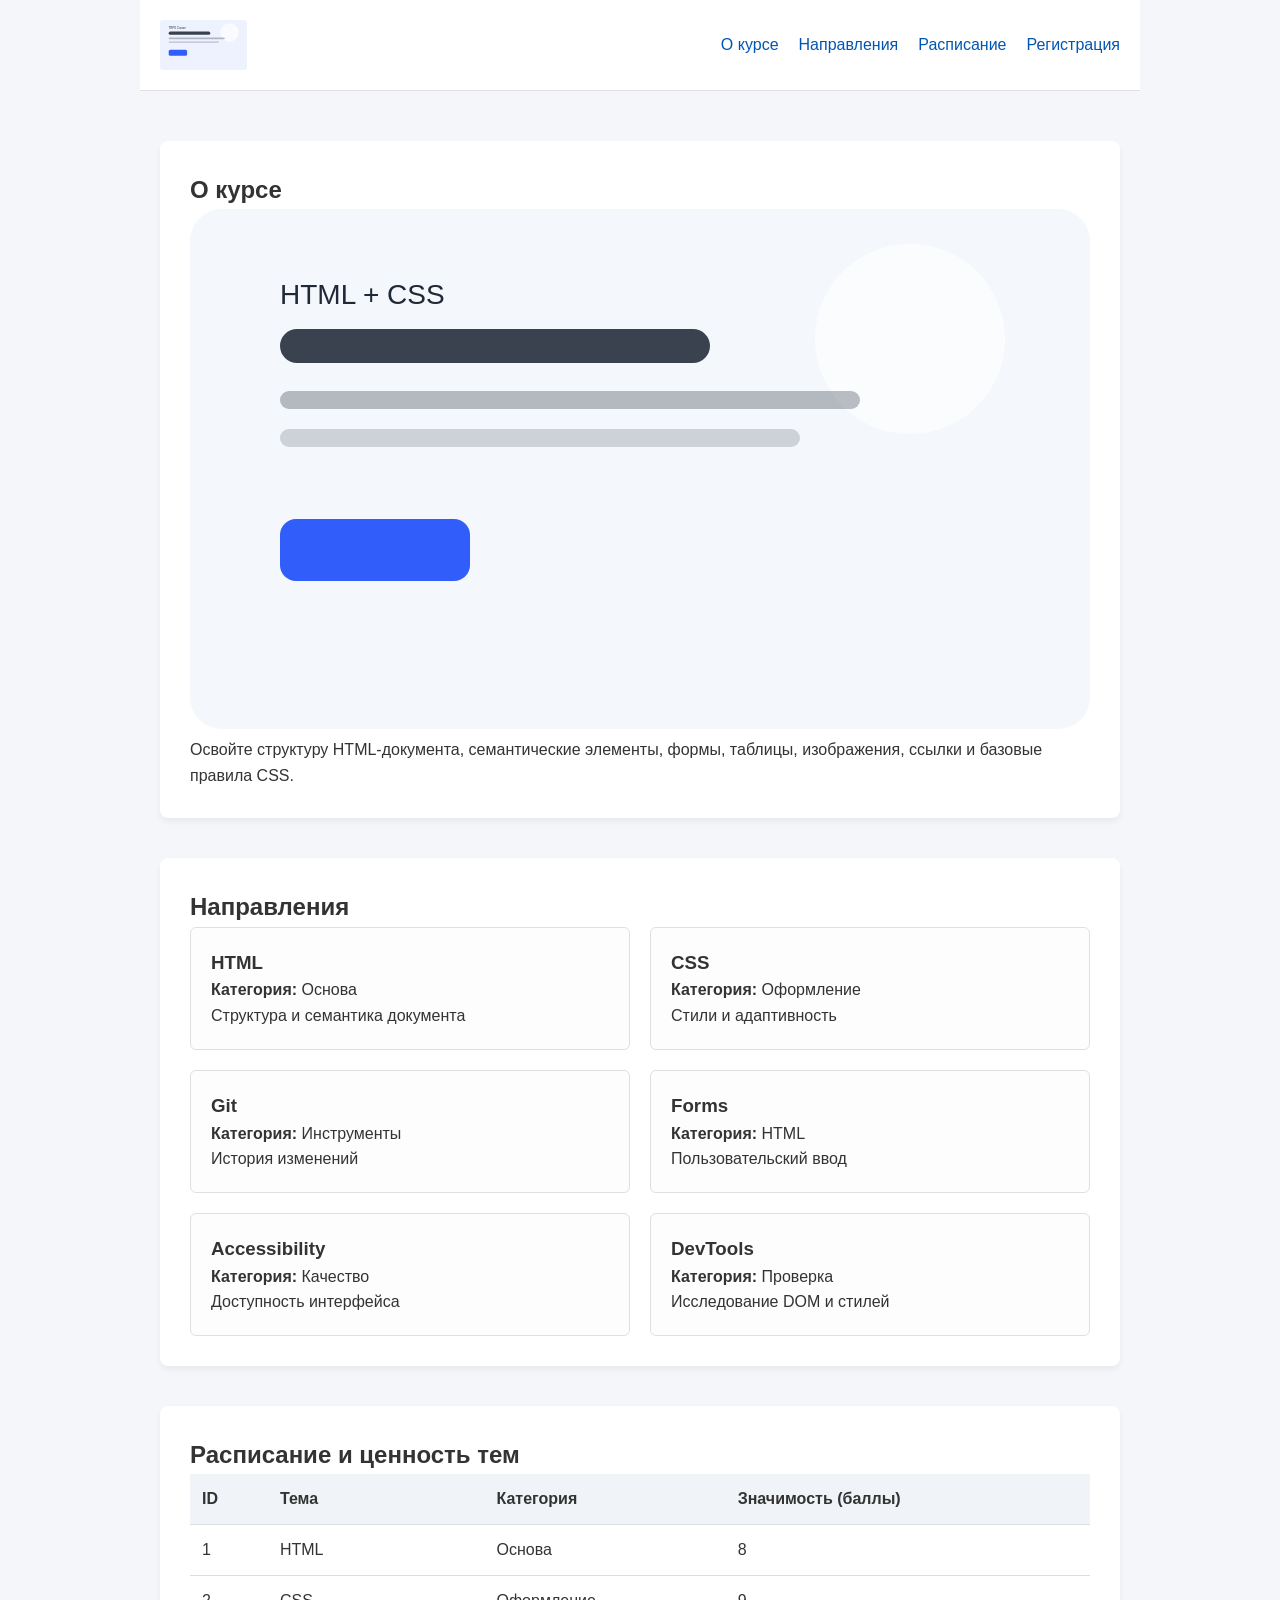
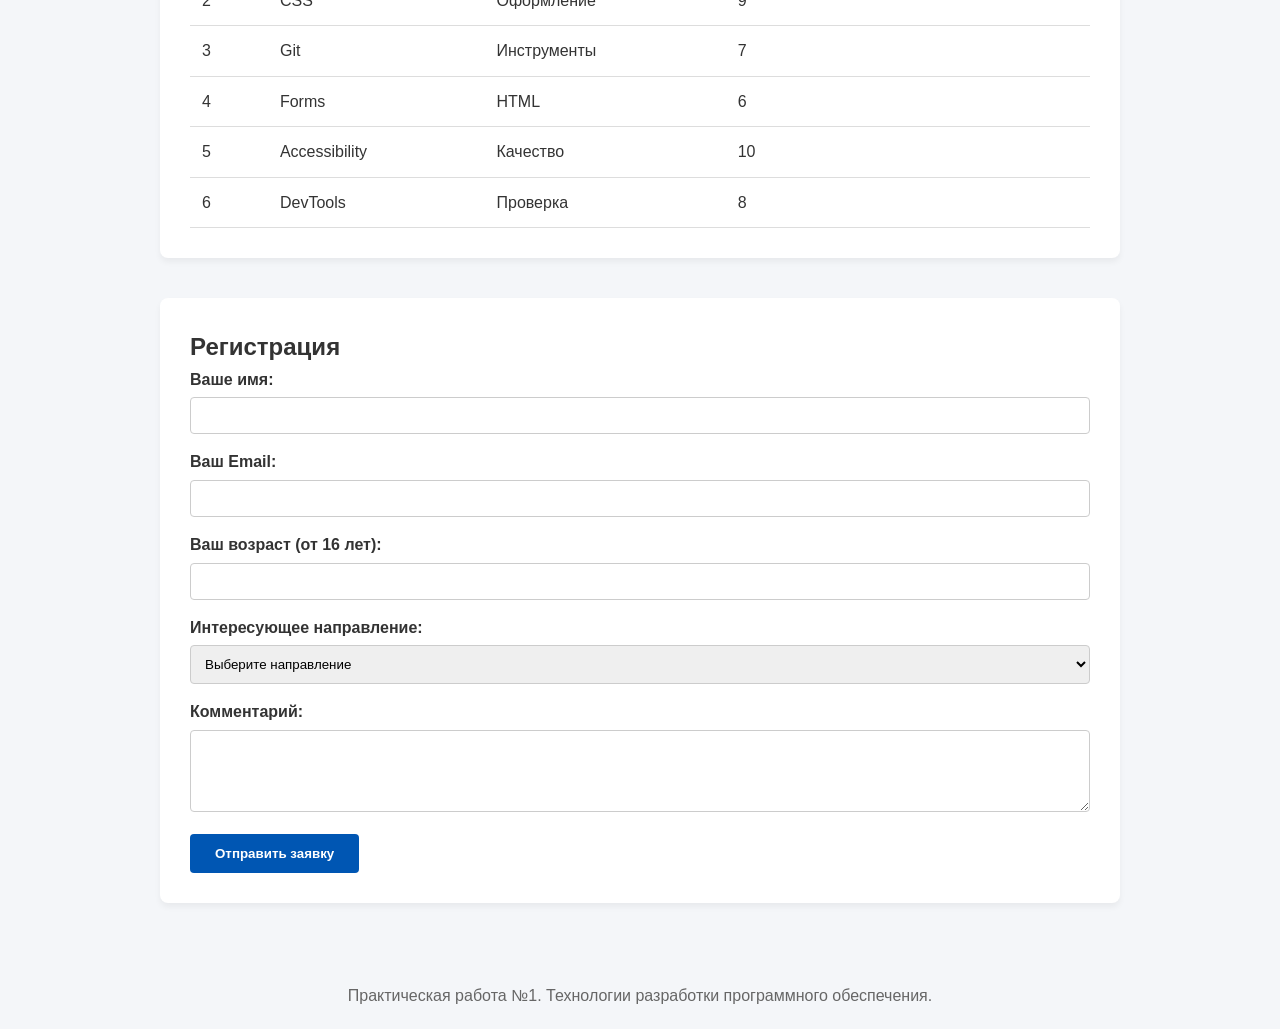
<file: index.html>
<!doctype html>
<html lang="ru">
<head>
  <meta charset="UTF-8">
  <meta name="viewport" content="width=device-width, initial-scale=1">
  <title>Учебный проект - Технологии разработки ПО</title>
  <link rel="stylesheet" href="css/styles.css">
</head>
<body>

  <header class="site-header">
    <img src="images/logo.svg" alt="Логотип учебного проекта">
    <nav aria-label="Основная навигация">
      <ul>
        <li><a href="#about">О курсе</a></li>
        <li><a href="#tracks">Направления</a></li>
        <li><a href="#schedule">Расписание</a></li>
        <li><a href="#signup">Регистрация</a></li>
      </ul>
    </nav>
  </header>

  <main>
    <section id="about">
      <h2>О курсе</h2>
      <img src="images/cover.svg" alt="Обложка курса">
      <p>Освойте структуру HTML-документа, семантические элементы, формы, таблицы, изображения, ссылки и базовые правила CSS.</p>
    </section>

    <section id="tracks">
      <h2>Направления</h2>
      <div class="cards">
        <article class="card">
          <h3>HTML</h3>
          <p><strong>Категория:</strong> Основа</p>
          <p>Структура и семантика документа</p>
        </article>
        <article class="card">
          <h3>CSS</h3>
          <p><strong>Категория:</strong> Оформление</p>
          <p>Стили и адаптивность</p>
        </article>
        <article class="card">
          <h3>Git</h3>
          <p><strong>Категория:</strong> Инструменты</p>
          <p>История изменений</p>
        </article>
        <article class="card">
          <h3>Forms</h3>
          <p><strong>Категория:</strong> HTML</p>
          <p>Пользовательский ввод</p>
        </article>
        <article class="card">
          <h3>Accessibility</h3>
          <p><strong>Категория:</strong> Качество</p>
          <p>Доступность интерфейса</p>
        </article>
        <article class="card">
          <h3>DevTools</h3>
          <p><strong>Категория:</strong> Проверка</p>
          <p>Исследование DOM и стилей</p>
        </article>
      </div>
    </section>

    <section id="schedule">
      <h2>Расписание и ценность тем</h2>
      <table>
        <thead>
          <tr>
            <th>ID</th>
            <th>Тема</th>
            <th>Категория</th>
            <th>Значимость (баллы)</th>
          </tr>
        </thead>
        <tbody>
          <tr><td>1</td><td>HTML</td><td>Основа</td><td>8</td></tr>
          <tr><td>2</td><td>CSS</td><td>Оформление</td><td>9</td></tr>
          <tr><td>3</td><td>Git</td><td>Инструменты</td><td>7</td></tr>
          <tr><td>4</td><td>Forms</td><td>HTML</td><td>6</td></tr>
          <tr><td>5</td><td>Accessibility</td><td>Качество</td><td>10</td></tr>
          <tr><td>6</td><td>DevTools</td><td>Проверка</td><td>8</td></tr>
        </tbody>
      </table>
    </section>

    <section id="signup">
      <h2>Регистрация</h2>
      <form action="#" method="POST">
        <div>
          <label for="user-name">Ваше имя:</label>
          <input type="text" id="user-name" name="name" required minlength="2">
        </div>
        <div>
          <label for="user-email">Ваш Email:</label>
          <input type="email" id="user-email" name="email" required>
        </div>
        <div>
          <label for="user-age">Ваш возраст (от 16 лет):</label>
          <input type="number" id="user-age" name="age" min="16" required>
        </div>
        <div>
          <label for="user-track">Интересующее направление:</label>
          <select id="user-track" name="track" required>
            <option value="">Выберите направление</option>
            <option value="html">HTML и CSS</option>
            <option value="tools">Git и DevTools</option>
          </select>
        </div>
        <div>
          <label for="user-comment">Комментарий:</label>
          <textarea id="user-comment" name="comment" rows="4"></textarea>
        </div>
        <button type="submit">Отправить заявку</button>
      </form>
    </section>
  </main>

  <footer>
    <p>Практическая работа №1. Технологии разработки программного обеспечения.</p>
  </footer>

</body>
</html>
</file>
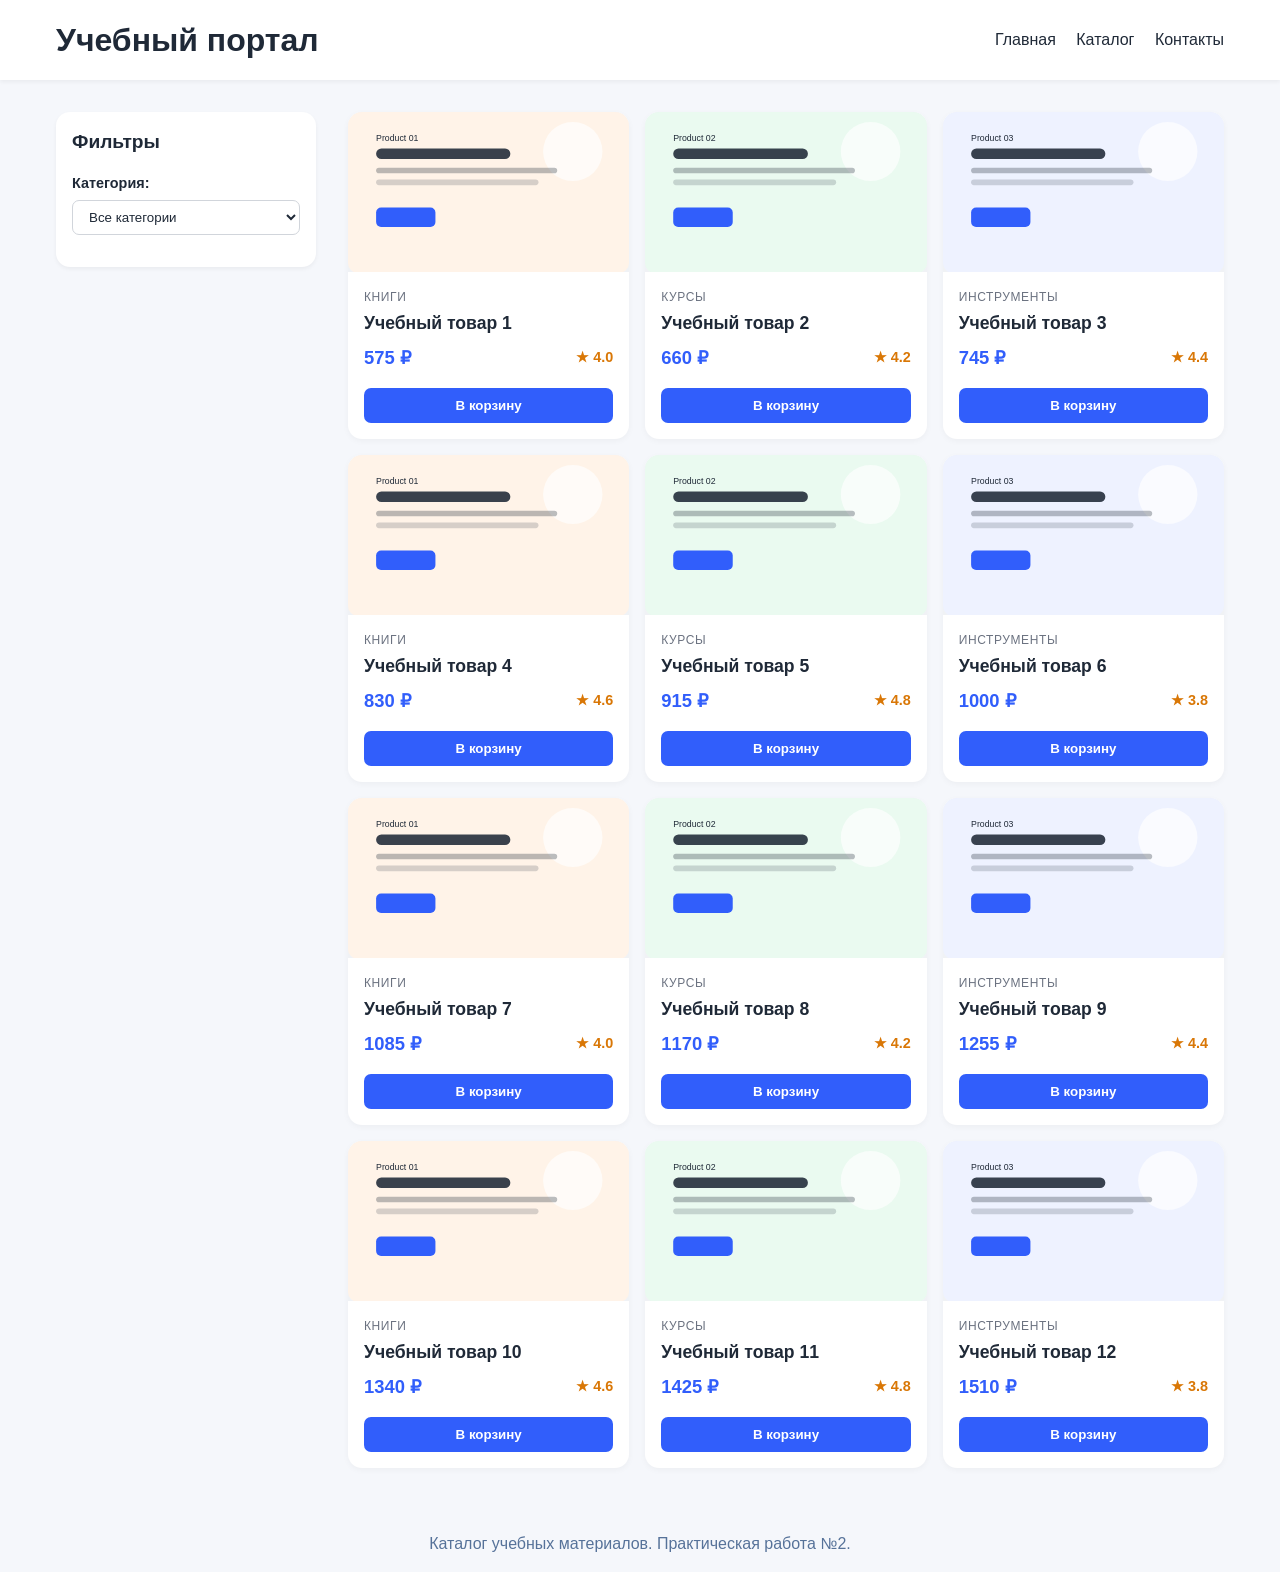
<file: Практическая#2/catalog.html>
<!DOCTYPE html>
<html lang="ru">
<head>
  <meta charset="UTF-8">
  <meta name="viewport" content="width=device-width, initial-scale=1.0">
  <title>Каталог учебных материалов</title>
  <link rel="stylesheet" href="css/styles.css">
</head>
<body>

  <header class="site-header">
    <div class="container">
      <h1>Учебный портал</h1>
      <nav>
        <a href="#">Главная</a>
        <a href="#">Каталог</a>
        <a href="#">Контакты</a>
      </nav>
    </div>
  </header>

  <main class="container layout">
    <!-- Панель фильтров -->
    <aside class="filters">
      <h2>Фильтры</h2>
      <div class="filter-group">
        <label>Категория:</label>
        <select>
          <option value="all">Все категории</option>
          <option value="books">Книги</option>
          <option value="courses">Курсы</option>
          <option value="tools">Инструменты</option>
        </select>
      </div>
    </aside>

    <!-- Область карточек -->
    <section class="catalog">
      <article class="card">
        <img src="assets/product-01.svg" alt="Учебный товар 1" class="card__image">
        <div class="card__content">
          <span class="card__category">Книги</span>
          <h3 class="card__title">Учебный товар 1</h3>
          <div class="card__meta">
            <span class="card__price">575 ₽</span>
            <span class="card__rating">★ 4.0</span>
          </div>
          <button class="card__btn">В корзину</button>
        </div>
      </article>

      <article class="card">
        <img src="assets/product-02.svg" alt="Учебный товар 2" class="card__image">
        <div class="card__content">
          <span class="card__category">Курсы</span>
          <h3 class="card__title">Учебный товар 2</h3>
          <div class="card__meta">
            <span class="card__price">660 ₽</span>
            <span class="card__rating">★ 4.2</span>
          </div>
          <button class="card__btn">В корзину</button>
        </div>
      </article>

      <article class="card">
        <img src="assets/product-03.svg" alt="Учебный товар 3" class="card__image">
        <div class="card__content">
          <span class="card__category">Инструменты</span>
          <h3 class="card__title">Учебный товар 3</h3>
          <div class="card__meta">
            <span class="card__price">745 ₽</span>
            <span class="card__rating">★ 4.4</span>
          </div>
          <button class="card__btn">В корзину</button>
        </div>
      </article>

      <article class="card">
        <img src="assets/product-01.svg" alt="Учебный товар 4" class="card__image">
        <div class="card__content">
          <span class="card__category">Книги</span>
          <h3 class="card__title">Учебный товар 4</h3>
          <div class="card__meta">
            <span class="card__price">830 ₽</span>
            <span class="card__rating">★ 4.6</span>
          </div>
          <button class="card__btn">В корзину</button>
        </div>
      </article>

      <article class="card">
        <img src="assets/product-02.svg" alt="Учебный товар 5" class="card__image">
        <div class="card__content">
          <span class="card__category">Курсы</span>
          <h3 class="card__title">Учебный товар 5</h3>
          <div class="card__meta">
            <span class="card__price">915 ₽</span>
            <span class="card__rating">★ 4.8</span>
          </div>
          <button class="card__btn">В корзину</button>
        </div>
      </article>

      <article class="card">
        <img src="assets/product-03.svg" alt="Учебный товар 6" class="card__image">
        <div class="card__content">
          <span class="card__category">Инструменты</span>
          <h3 class="card__title">Учебный товар 6</h3>
          <div class="card__meta">
            <span class="card__price">1000 ₽</span>
            <span class="card__rating">★ 3.8</span>
          </div>
          <button class="card__btn">В корзину</button>
        </div>
      </article>

      <article class="card">
        <img src="assets/product-01.svg" alt="Учебный товар 7" class="card__image">
        <div class="card__content">
          <span class="card__category">Книги</span>
          <h3 class="card__title">Учебный товар 7</h3>
          <div class="card__meta">
            <span class="card__price">1085 ₽</span>
            <span class="card__rating">★ 4.0</span>
          </div>
          <button class="card__btn">В корзину</button>
        </div>
      </article>

      <article class="card">
        <img src="assets/product-02.svg" alt="Учебный товар 8" class="card__image">
        <div class="card__content">
          <span class="card__category">Курсы</span>
          <h3 class="card__title">Учебный товар 8</h3>
          <div class="card__meta">
            <span class="card__price">1170 ₽</span>
            <span class="card__rating">★ 4.2</span>
          </div>
          <button class="card__btn">В корзину</button>
        </div>
      </article>

      <article class="card">
        <img src="assets/product-03.svg" alt="Учебный товар 9" class="card__image">
        <div class="card__content">
          <span class="card__category">Инструменты</span>
          <h3 class="card__title">Учебный товар 9</h3>
          <div class="card__meta">
            <span class="card__price">1255 ₽</span>
            <span class="card__rating">★ 4.4</span>
          </div>
          <button class="card__btn">В корзину</button>
        </div>
      </article>

      <article class="card">
        <img src="assets/product-01.svg" alt="Учебный товар 10" class="card__image">
        <div class="card__content">
          <span class="card__category">Книги</span>
          <h3 class="card__title">Учебный товар 10</h3>
          <div class="card__meta">
            <span class="card__price">1340 ₽</span>
            <span class="card__rating">★ 4.6</span>
          </div>
          <button class="card__btn">В корзину</button>
        </div>
      </article>

      <article class="card">
        <img src="assets/product-02.svg" alt="Учебный товар 11" class="card__image">
        <div class="card__content">
          <span class="card__category">Курсы</span>
          <h3 class="card__title">Учебный товар 11</h3>
          <div class="card__meta">
            <span class="card__price">1425 ₽</span>
            <span class="card__rating">★ 4.8</span>
          </div>
          <button class="card__btn">В корзину</button>
        </div>
      </article>

      <article class="card">
        <img src="assets/product-03.svg" alt="Учебный товар 12" class="card__image">
        <div class="card__content">
          <span class="card__category">Инструменты</span>
          <h3 class="card__title">Учебный товар 12</h3>
          <div class="card__meta">
            <span class="card__price">1510 ₽</span>
            <span class="card__rating">★ 3.8</span>
          </div>
          <button class="card__btn">В корзину</button>
        </div>
      </article>
    </section>
  </main>

  <footer class="site-footer container">
    <div class="info-block">
      <p>Каталог учебных материалов. Практическая работа №2.</p>
    </div>
  </footer>

</body>
</html>
</file>
<file: css/styles.css>
* {
  box-sizing: border-box;
  margin: 0;
  padding: 0;
}

body {
  font-family: Arial, sans-serif;
  line-height: 1.6;
  color: #333;
  background-color: #f4f6f9;
}

main, .site-header, footer {
  max-width: 1000px;
  margin: 0 auto;
  padding: 20px;
}

.site-header {
  display: flex;
  justify-content: space-between;
  align-items: center;
  background-color: #ffffff;
  border-bottom: 1px solid #e0e0e0;
  margin-bottom: 30px;
}

.site-header img {
  max-height: 50px;
}

.site-header nav ul {
  display: flex;
  list-style: none;
  gap: 20px;
}

section {
  background-color: #ffffff;
  padding: 30px;
  margin-bottom: 40px;
  border-radius: 8px;
  box-shadow: 0 4px 6px rgba(0,0,0,0.05);
}

.cards {
  display: flex;
  flex-wrap: wrap;
  gap: 20px;
}

.card {
  flex: 1 1 300px;
  background-color: #fdfdfd;
  padding: 20px;
  border: 1px solid #e0e0e0;
  border-radius: 6px;
}

#schedule {
  overflow-x: auto;
}

table {
  width: 100%;
  border-collapse: collapse;
}

th, td {
  padding: 12px;
  text-align: left;
  border-bottom: 1px solid #ddd;
}

th {
  background-color: #f0f4f8;
}

form div {
  margin-bottom: 15px;
}

label {
  display: block;
  margin-bottom: 5px;
  font-weight: bold;
}

input, select, textarea {
  width: 100%;
  padding: 10px;
  border: 1px solid #ccc;
  border-radius: 4px;
}

button {
  padding: 12px 25px;
  background-color: #0056b3;
  color: #ffffff;
  border: none;
  border-radius: 4px;
  cursor: pointer;
  font-weight: bold;
}

footer {
  text-align: center;
  color: #666;
}

a {
  color: #0056b3;
  text-decoration: none;
}

a:hover {
  text-decoration: underline;
}

a:focus, button:focus, input:focus, select:focus, textarea:focus {
  outline: 3px solid #ff9900;
  outline-offset: 2px;
}

@media (max-width: 720px) {
  .site-header {
    flex-direction: column;
    align-items: flex-start;
  }

  .site-header nav ul {
    flex-direction: column;
    gap: 10px;
    margin-top: 15px;
  }

  .card {
    flex: 1 1 100%;
  }
}
</file>
<file: Практическая#2/css/styles.css>
* {
  box-sizing: border-box;
  margin: 0;
  padding: 0;
}

body {
  font-family: Arial, sans-serif;
  background-color: #f5f7fb;
  color: #1f2937;
  line-height: 1.5;
}

.container {
  max-width: 1200px;
  margin: 0 auto;
  padding: 0 16px;
}

.site-header {
  background-color: #ffffff;
  padding: 16px 0;
  margin-bottom: 32px;
  box-shadow: 0 2px 4px rgba(0, 0, 0, 0.05);
}
.site-header .container {
  display: flex;
  justify-content: space-between;
  align-items: center;
}
.site-header nav a {
  margin-left: 16px;
  text-decoration: none;
  color: #1f2937;
}
.site-header nav a:hover {
  color: #315efb;
}

.site-footer {
  margin-top: 48px;
  padding: 16px 0;
  text-align: center;
  color: rgb(86.1511627907, 113.9418604651, 152.8488372093);
}

.layout {
  display: grid;
  grid-template-columns: 260px 1fr;
  gap: 32px;
  align-items: start;
}
@media (max-width: 768px) {
  .layout {
    grid-template-columns: 1fr;
  }
}

.filters {
  background-color: #ffffff;
  padding: 16px;
  border-radius: 14px;
  box-shadow: 0 2px 4px rgba(0, 0, 0, 0.05);
}
.filters h2 {
  margin-bottom: 16px;
  font-size: 1.2rem;
}
.filters .filter-group {
  margin-bottom: 16px;
}
.filters .filter-group label {
  display: block;
  margin-bottom: 6px;
  font-weight: bold;
  font-size: 0.9rem;
}
.filters .filter-group select {
  width: 100%;
  padding: 8px 12px;
  border: 1px solid #d1d5db;
  border-radius: 7px;
  background-color: #ffffff;
  color: #1f2937;
}

.catalog {
  display: grid;
  grid-template-columns: repeat(auto-fit, minmax(250px, 1fr));
  gap: 16px;
}
@media (max-width: 480px) {
  .catalog {
    grid-template-columns: 1fr;
  }
}

.card {
  background-color: #ffffff;
  border-radius: 14px;
  overflow: hidden;
  box-shadow: 0 2px 6px rgba(0, 0, 0, 0.04);
  display: flex;
  flex-direction: column;
  transition: transform 0.2s ease, box-shadow 0.2s ease;
}
.card:hover {
  transform: translateY(-3px);
  box-shadow: 0 6px 12px rgba(0, 0, 0, 0.08);
}
.card__image {
  width: 100%;
  height: 160px;
  -o-object-fit: cover;
     object-fit: cover;
  background-color: #f0f2f5;
}
.card__content {
  padding: 16px;
  display: flex;
  flex-direction: column;
  flex-grow: 1;
}
.card__category {
  font-size: 0.75rem;
  text-transform: uppercase;
  letter-spacing: 0.05em;
  color: #6b7280;
  margin-bottom: 4px;
}
.card__title {
  font-size: 1.1rem;
  font-weight: 700;
  margin-bottom: 8px;
  color: #1f2937;
}
.card__meta {
  display: flex;
  justify-content: space-between;
  align-items: center;
  margin-bottom: 16px;
  margin-top: auto;
}
.card__price {
  font-size: 1.15rem;
  font-weight: 700;
  color: #315efb;
}
.card__rating {
  font-size: 0.9rem;
  color: #d97706;
  font-weight: 600;
}
.card__btn {
  background-color: #315efb;
  color: #ffffff;
  border: none;
  border-radius: 7px;
  padding: 10px 16px;
  cursor: pointer;
  font-weight: 600;
  transition: background-color 0.2s ease, transform 0.1s ease;
}
.card__btn:hover {
  background-color: #2346c7;
}
.card__btn:focus {
  outline: 3px solid rgba(49, 94, 251, 0.4);
  outline-offset: 2px;
}
.card__btn {
  width: 100%;
  text-align: center;
}/*# sourceMappingURL=styles.css.map */
</file>
